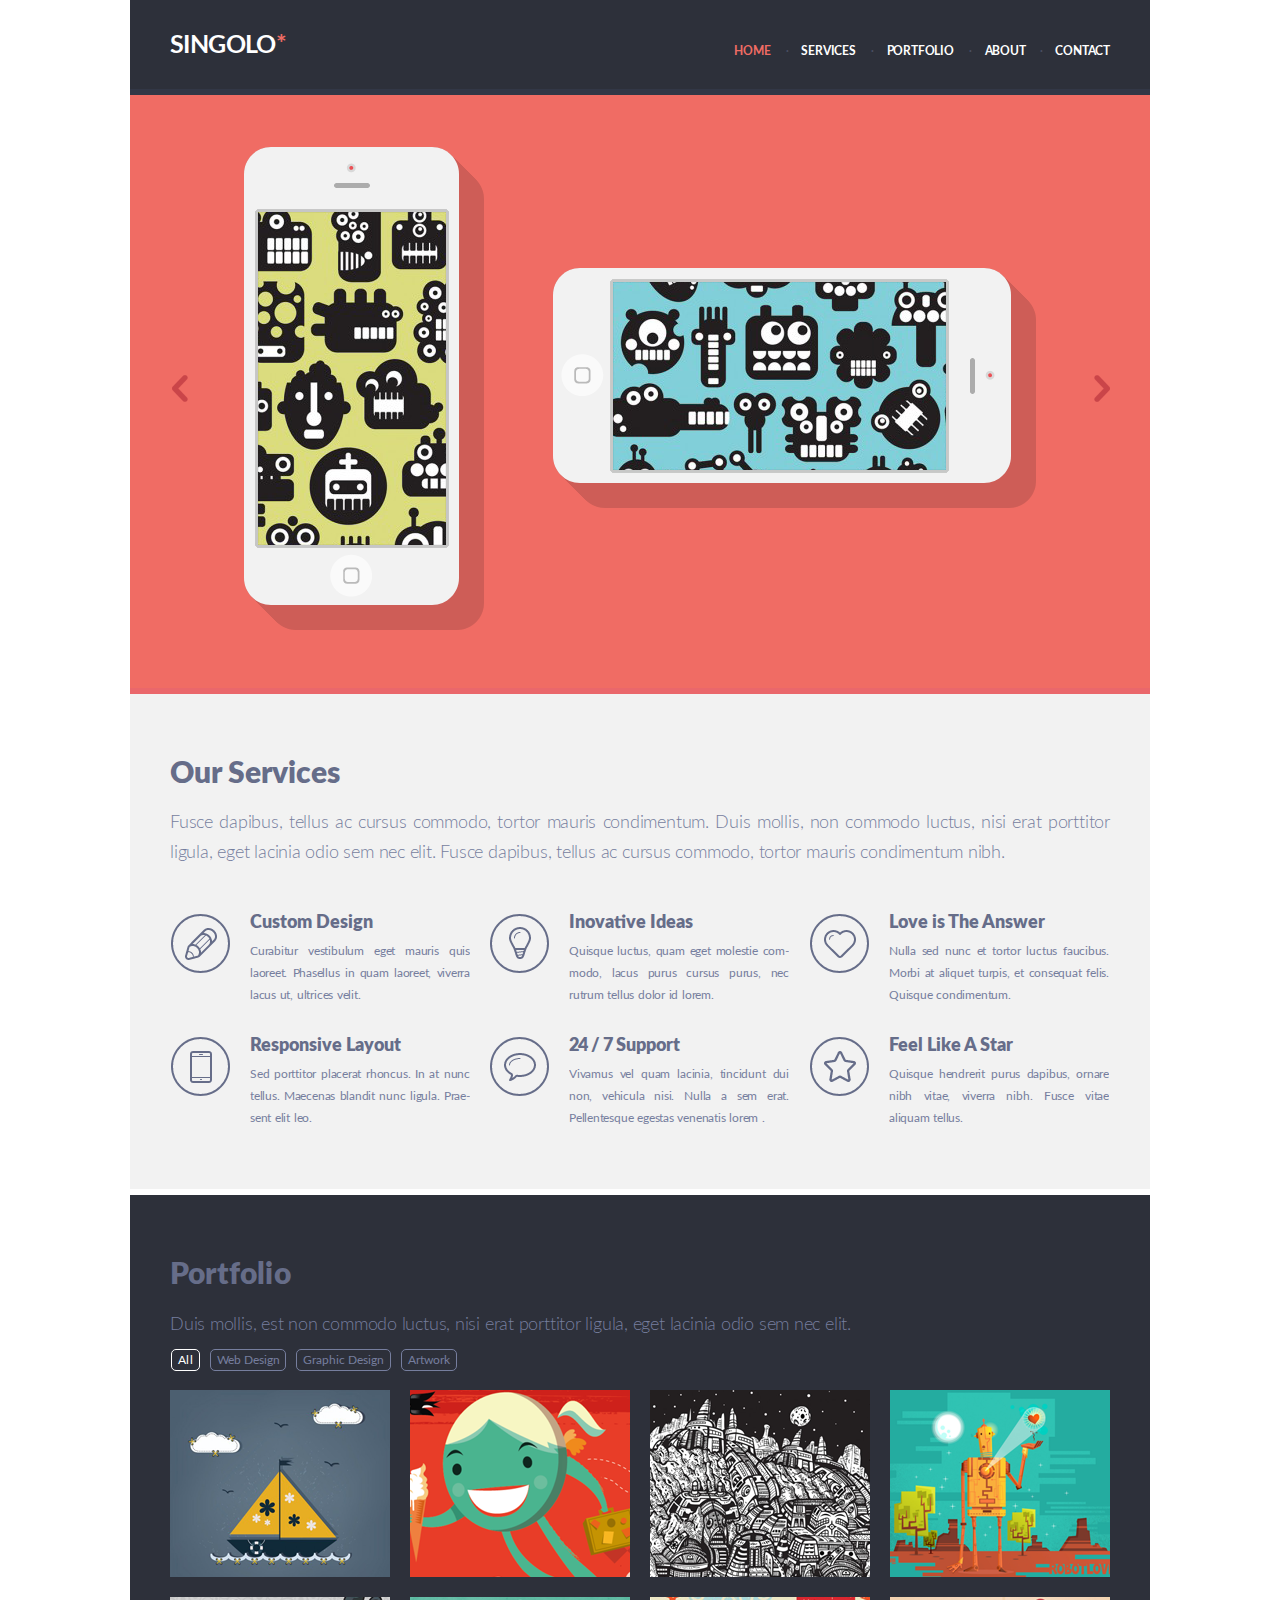
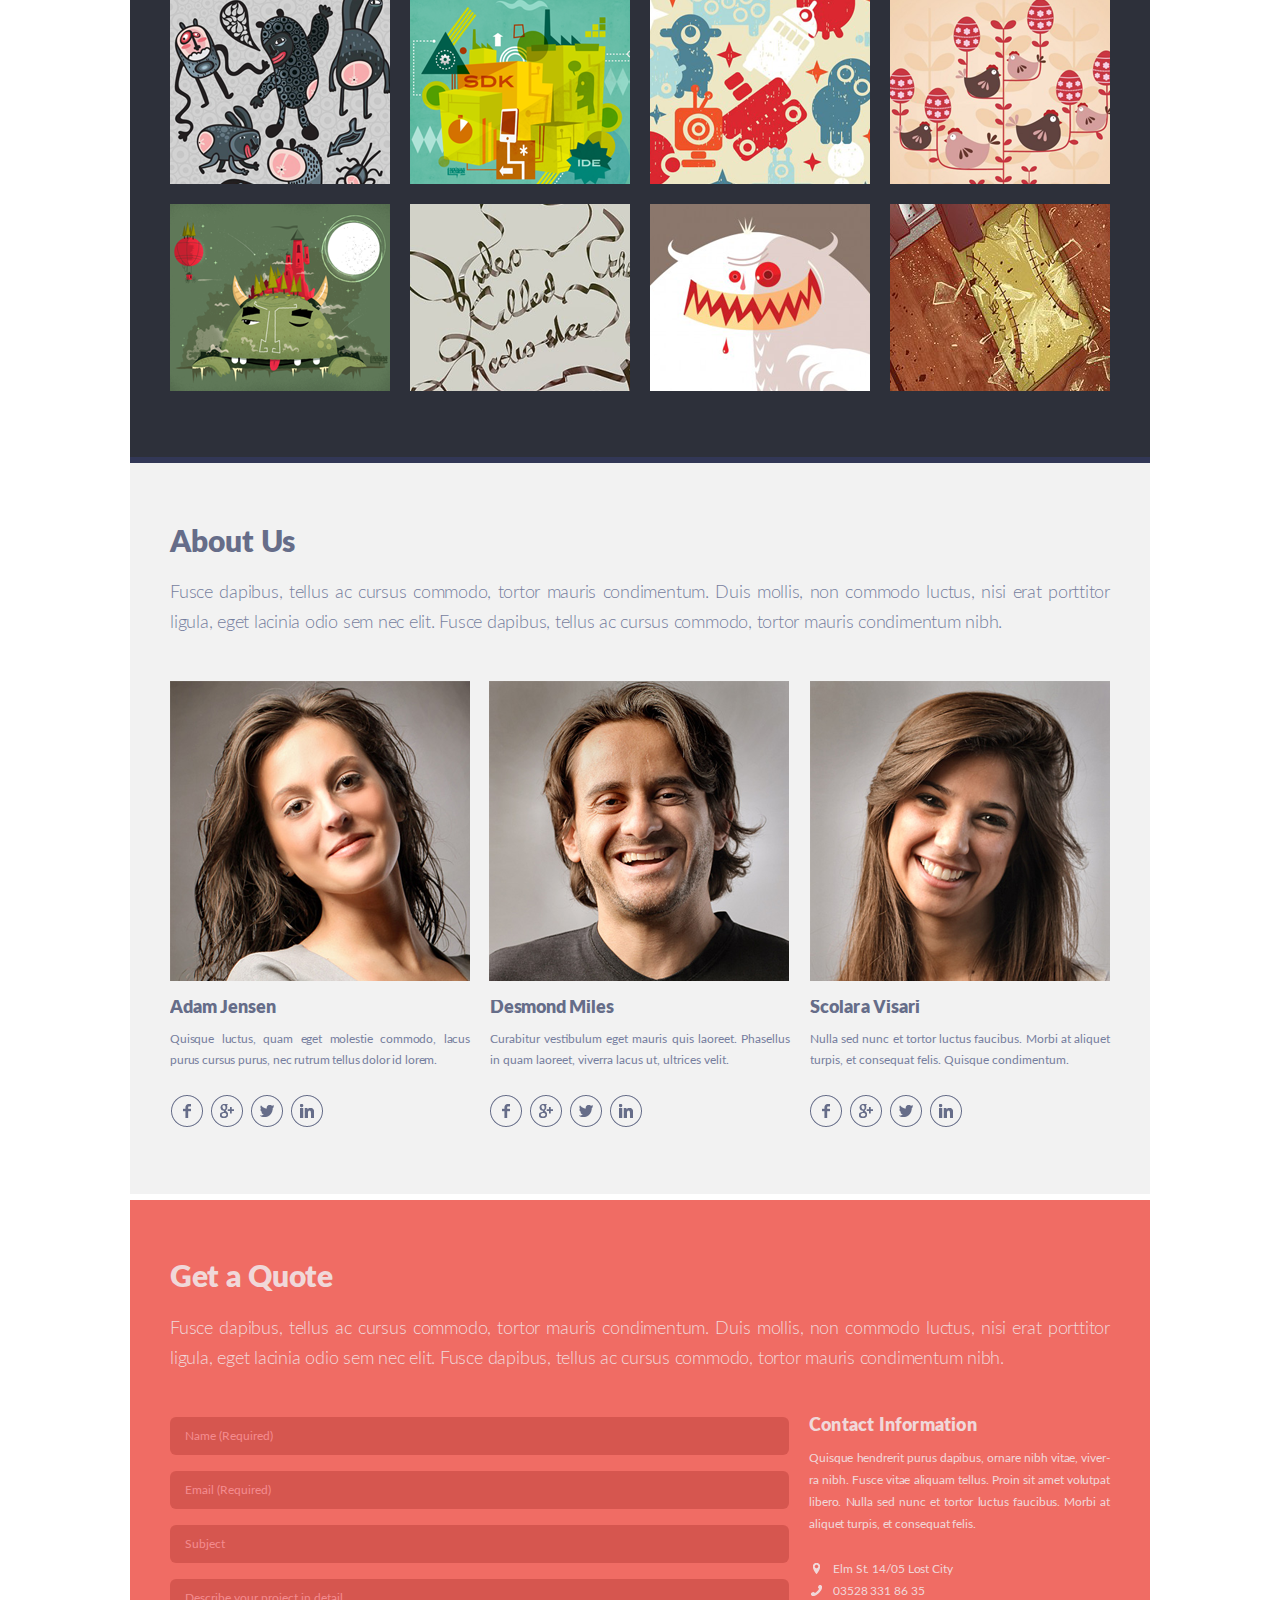
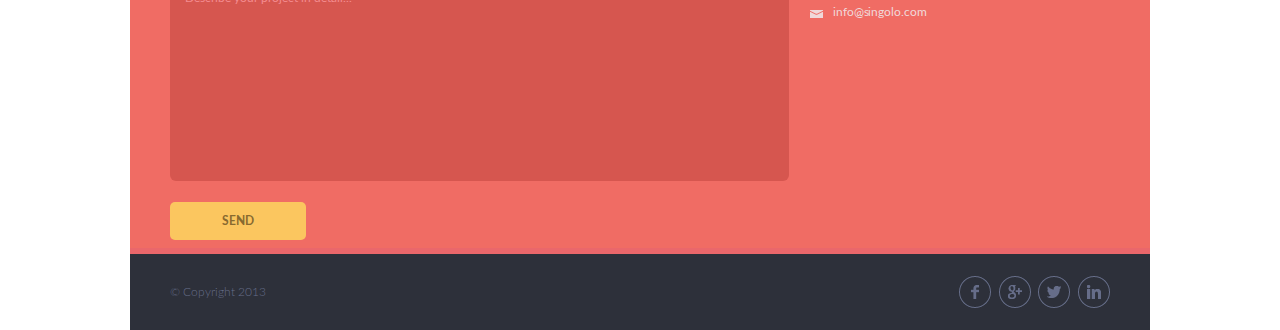
<file: index.html>
<!DOCTYPE html>
<html lang="en">

<head>
    <meta charset="UTF-8">
    <meta name="viewport" content="width=device-width, initial-scale=1.0">
    <meta http-equiv="X-UA-Compatible" content="ie=edge">
    <link rel="stylesheet" href="style.css">
    <link rel="stylesheet" href="assets/fonts/fonts.css">
    <title>Singolo</title>
</head>

<body>
    <header class="header">
        <div class="header__content">

            <button class="mobile-menu__button  button">
                <span class="mobile-menu__line"></span>
                <span class="mobile-menu__line"></span>
                <span class="mobile-menu__line"></span>
            </button>
            <div class="mobile-menu">
                <ul class="mobile-menu__list">
                    <li class="mobile-menu__item"><a href="#home"
                            class="mobile-menu__link mobile-menu__link--active">Home</a></li>
                    <li class="mobile-menu__item"><a href="#services" class="mobile-menu__link">Services</a></li>
                    <li class="mobile-menu__item"><a href="#portfolio" class="mobile-menu__link">Portfolio</a></li>
                    <li class="mobile-menu__item"><a href="#about-us" class="mobile-menu__link">About</a></li>
                    <li class="mobile-menu__item"><a href="#contacts" class="mobile-menu__link">Contact</a></li>
                </ul>
            </div>
            <div class="logo">
                <a href="#home" class="logo__link">
                    <h1 class="logo__name">Singolo</h1>
                </a>
            </div>
            <nav class="desktop-menu">
                <ul class="desktop-menu__list">
                    <li class="desktop-menu__item"><a href="#home"
                            class="desktop-menu__link desktop-menu__link--active">Home</a></li>
                    <li class="desktop-menu__item"><a href="#services" class="desktop-menu__link">Services</a></li>
                    <li class="desktop-menu__item"><a href="#portfolio" class="desktop-menu__link">Portfolio</a></li>
                    <li class="desktop-menu__item"><a href="#about-us" class="desktop-menu__link">About</a></li>
                    <li class="desktop-menu__item"><a href="#contacts" class="desktop-menu__link">Contact</a></li>
                </ul>
            </nav>

        </div>

    </header>

    <main>
        <article class="slider" id="home">
            <div class="slider__content">
                <div class="slider__arrow-left arrow">
                    <a href="#"><img src="./assets/images/arrow.png" alt="arrow-left"></a>
                </div>
                <div class="slides">
                    <div class="slide-1 slide slide--active">
                        <div class="slide__container">
                            <div class="slide__wrap">
                                <div class="phone-vertical">
                                    <img src="./assets/images/phone-vertical-base.png" class="phone-vertical__base">
                                    <img src="./assets/images/phone-vertical-screen.png" class="phone-vertical__screen">
                                    <img src="./assets/images/phone-vertical-shadow.png" class="phone-vertical__shadow">
                                </div>
                                <div class="phone-horizontal">
                                    <img src="./assets/images/phone-horizontal-base.png" class="phone-horizontal__base">
                                    <img src="./assets/images/phone-horizontal-screen.png"
                                        class="phone-horizontal__screen">
                                    <img src="./assets/images/phone-horizontal-shadow.png"
                                        class="phone-horizontal__shadow">
                                </div>
                            </div>
                        </div>
                    </div>
                    <div class="slide-2 slide slide--active">
                        <div class="slide__container slide__container--content-center">
                            <img src="./assets/images/phone-slide-2.png" class="slide-2__phone">
                        </div>
                    </div>
                </div>
                <div class="slider__arrow-right arrow">
                    <a href="#"><img src="./assets/images/arrow.png" alt="phone"></a>
                </div>


            </div>

        </article>
        <section class="services" id="services">
            <h1 class="services__caption">Our Services</h1>
            <p class="services__description">Fusce dapibus, tellus ac cursus commodo, tortor mauris condimentum. Duis
                mollis, non commodo luctus, nisi erat porttitor ligula, eget lacinia odio sem nec elit. Fusce dapibus,
                tellus ac cursus commodo, tortor mauris condimentum nibh.</p>
            <div class="cards">
                <div class="card">
                    <div class="card__logo logo-pen"></div>
                    <div class="card__text">
                        <h2 class="card__caption">Custom Design</h2>
                        <p class="card__description">Curabitur vestibulum eget mauris quis laoreet. Phasellus in quam
                            laoreet, viverra lacus ut, ultrices velit.</p>
                    </div>
                </div>

                <div class="card">
                    <div class="card__logo logo-lamp"></div>
                    <div class="card__text">
                        <h2 class="card__caption">Inovative Ideas</h2>
                        <p class="card__description">Quisque luctus, quam eget molestie com&shy;modo, lacus purus cursus
                            purus, nec rutrum tellus dolor id lorem.</p>
                    </div>
                </div>

                <div class="card">
                    <div class="card__logo logo-heart"></div>
                    <div class="card__text">
                        <h2 class="card__caption">Love is The Answer</h2>
                        <p class="card__description">Nulla sed nunc et tortor luctus faucibus. Morbi at aliquet turpis,
                            et consequat felis. Quisque condimentum.</p>
                    </div>
                </div>

                <div class="card">
                    <div class="card__logo logo-phone"></div>
                    <div class="card__text">
                        <h2 class="card__caption">Responsive Layout</h2>
                        <p class="card__description">Sed porttitor placerat rhoncus. In at nunc tellus. Maecenas blandit
                            nunc ligula. Prae&shy;sent elit leo.</p>
                    </div>
                </div>

                <div class="card">
                    <div class="card__logo logo-dialog"></div>
                    <div class="card__text">
                        <h2 class="card__caption"><span class="hours">24 / 7</span> Support</h2>
                        <p class="card__description">Vivamus vel quam lacinia, tincidunt dui non, vehicula nisi. Nulla a
                            sem erat. Pellen&shy;tesque egestas venenatis lorem .</p>
                    </div>
                </div>

                <div class="card">
                    <div class="card__logo logo-star"></div>
                    <div class="card__text">
                        <h2 class="card__caption">Feel Like A Star</h2>
                        <p class="card__description">Quisque hendrerit purus dapibus, ornare nibh vitae, viverra nibh.
                            Fusce vitae aliquam tellus.</p>
                    </div>
                </div>

            </div>

        </section>


        <!-- 2nd part -->
        <section class="portfolio" id="portfolio">
            <div class="portfolio__content">
                <h1 class="portfolio__caption">Portfolio</h1>
                <p class="portfolio__description">Duis mollis, est non commodo luctus, nisi erat porttitor ligula, eget
                    lacinia odio sem nec elit.</p>

                <ul class="filter">
                    <li class="filter__item filter__item--active">All</li>
                    <li class="filter__item ">Web Design</li>
                    <li class="filter__item">Graphic Design</li>
                    <li class="filter__item">Artwork</li>
                </ul>

                <div class="gallery">
                </div>
            </div>
        </section>
        <section class="about-us" id="about-us">
            <div class="about-us__content">
                <h1 class="about-us__caption">About Us</h1>
                <p class="about-us__description">Fusce dapibus, tellus ac cursus commodo, tortor mauris condimentum.
                    Duis
                    mollis, non commodo luctus, nisi erat porttitor ligula, eget lacinia odio sem nec elit. Fusce
                    dapibus,
                    tellus ac cursus commodo, tortor mauris condimentum nibh.</p>
                <div class="employees">
                    <div class="employee-card">
                        <div class="employee-card__photo">
                            <img src="assets/images/about-us/employee-1.png" alt="employee-1">
                        </div>
                        <p class="employee-card__name">Adam Jensen</p>
                        <p class="employee-card__about">Quisque luctus, quam eget molestie commodo, lacus purus cursus
                            purus, nec rutrum tellus dolor id lorem.</p>
                        <div class="social-links">
                            <a href="#"><img src="assets/images/socials/Facebook.png" alt="facebook"
                                    class="social-links__facebook"></a>
                            <a href="#"><img src="assets/images/socials/Google.png" alt="google"
                                    class="social-links__google"></a>
                            <a href="#"> <img src="assets/images/socials/Twitter.png" alt="twitter"
                                    class="social-links__twitter"></a>
                            <a href="#"> <img src="assets/images/socials/LinkedIn.png" alt="linkedin"
                                    class="social-links__linkedin"></a>
                        </div>
                    </div>

                    <div class="employee-card">
                        <div class="employee-card__photo">
                            <img src="assets/images/about-us/employee-2.png" alt="employee-2">
                        </div>
                        <p class="employee-card__name">Desmond Miles</p>
                        <p class="employee-card__about">Curabitur vestibulum eget mauris quis laoreet. Phasellus in quam
                            laoreet, viverra lacus ut, ultrices velit.</p>
                        <div class="social-links">
                            <a href="#"><img src="assets/images/socials/Facebook.png" alt="facebook"
                                    class="social-links__facebook"></a>
                            <a href="#"><img src="assets/images/socials/Google.png" alt="google"
                                    class="social-links__google"></a>
                            <a href="#"> <img src="assets/images/socials/Twitter.png" alt="twitter"
                                    class="social-links__twitter"></a>
                            <a href="#"> <img src="assets/images/socials/LinkedIn.png" alt="linkedin"
                                    class="social-links__linkedin"></a>
                        </div>
                    </div>

                    <div class="employee-card">
                        <div class="employee-card__photo">
                            <img src="assets/images/about-us/employee-3.png" alt="employee-3">
                        </div>
                        <p class="employee-card__name">Scolara Visari</p>
                        <p class="employee-card__about">Nulla sed nunc et tortor luctus faucibus. Morbi at aliquet
                            turpis,
                            et consequat felis. Quisque condimentum.</p>
                        <div class="social-links">
                            <a href="#"><img src="assets/images/socials/Facebook.png" alt="facebook"
                                    class="social-links__facebook"></a>
                            <a href="#"><img src="assets/images/socials/Google.png" alt="google"
                                    class="social-links__google"></a>
                            <a href="#"> <img src="assets/images/socials/Twitter.png" alt="twitter"
                                    class="social-links__twitter"></a>
                            <a href="#"> <img src="assets/images/socials/LinkedIn.png" alt="linkedin"
                                    class="social-links__linkedin"></a>
                        </div>
                    </div>
                </div>
            </div>
        </section>

        <!-- 3td part -->
        <section class="contacts" id="contacts">
            <div class="contacts__content">
                <h1 class="contacts__caption">Get a Quote</h1>
                <p class="contacts__description">Fusce dapibus, tellus ac cursus commodo, tortor mauris condimentum.
                    Duis
                    mollis,
                    non commodo luctus, nisi erat porttitor ligula, eget lacinia odio sem nec elit. Fusce dapibus,
                    tellus ac
                    cursus commodo, tortor mauris condimentum nibh.</p>
                <div class="contacts__info">
                    <form class="contact-form" method="POST" action="#">
                        <input type="text" class="contact-form__name" placeholder="Name (Required)" name="name"
                            pattern="[A-Za-zА-Яа-яЁё]{3,}\s?([A-Za-zА-Яа-яЁё]{3,})?" required>
                        <input type="email" class="contact-form__email" placeholder="Email (Required)" name="email"
                            pattern="^[a-z0-9]{3,16}@[a-z]{3,6}\.[a-z]{2,4}$" required>
                        <input type="text" class="contact-form__subject" placeholder="Subject" name="Subject">
                        <textarea class="contact-form__details"
                            placeholder="Describe your project in detail..."></textarea>
                        <button class="contact-form__submit" type="submit">SEND</button>
                    </form>
                    <div class="contact-information">
                        <h3 class="contact-information__caption">Contact Information</h3>
                        <p class="contact-information__description">Quisque hendrerit purus dapibus, ornare nibh vitae,
                            viver&shy; ra nibh. Fusce vitae aliquam tellus. Proin sit amet volutpat libero. Nulla sed
                            nunc
                            et
                            tortor luctus faucibus. Morbi at aliquet turpis, et consequat felis.
                        </p>

                        <a class="contact-infrormation__adress">Elm St. 14/05 Lost City </a>
                        <a href="tel:035283318635" class="contact-information__phone">03528 331 86 35</a>
                        <a href="mailto:info@singolo.com" class="contact-information__email">info@singolo.com</a>
                    </div>
                </div>
            </div>
        </section>
    </main>
    <footer class="footer">
        <div class="footer__content">
            <p class="footer__copyrights">&copy; Copyright 2013</p>
            <div class="social-links">
                <a href="#"><img src="assets/images/socials/Facebook.png" alt="facebook"
                        class="social-links__facebook"></a>
                <a href="#"><img src="assets/images/socials/Google.png" alt="google" class="social-links__google"></a>
                <a href="#"> <img src="assets/images/socials/Twitter.png" alt="twitter"
                        class="social-links__twitter"></a>
                <a href="#"> <img src="assets/images/socials/LinkedIn.png" alt="linkedin"
                        class="social-links__linkedin"></a>
            </div>
        </div>
    </footer>
    <div class="popup display-none">
        <div class="popup__content">
            <div class="popup__text-content">
                <h3 class="popup__caption">The letter was sent</h3>
                <p class="popup__subject-title"></p>
                <p class="popup__subject"></p>
                <p class="popup__details-title"></p>
                <p class="popup__details"></p>
            </div>
            <button class="popup__submit">Ok</button>
        </div>
    </div>
    <div class="blur-body display-none"></div>

    <script src="script.js"></script>
</body>

</html>
</file>
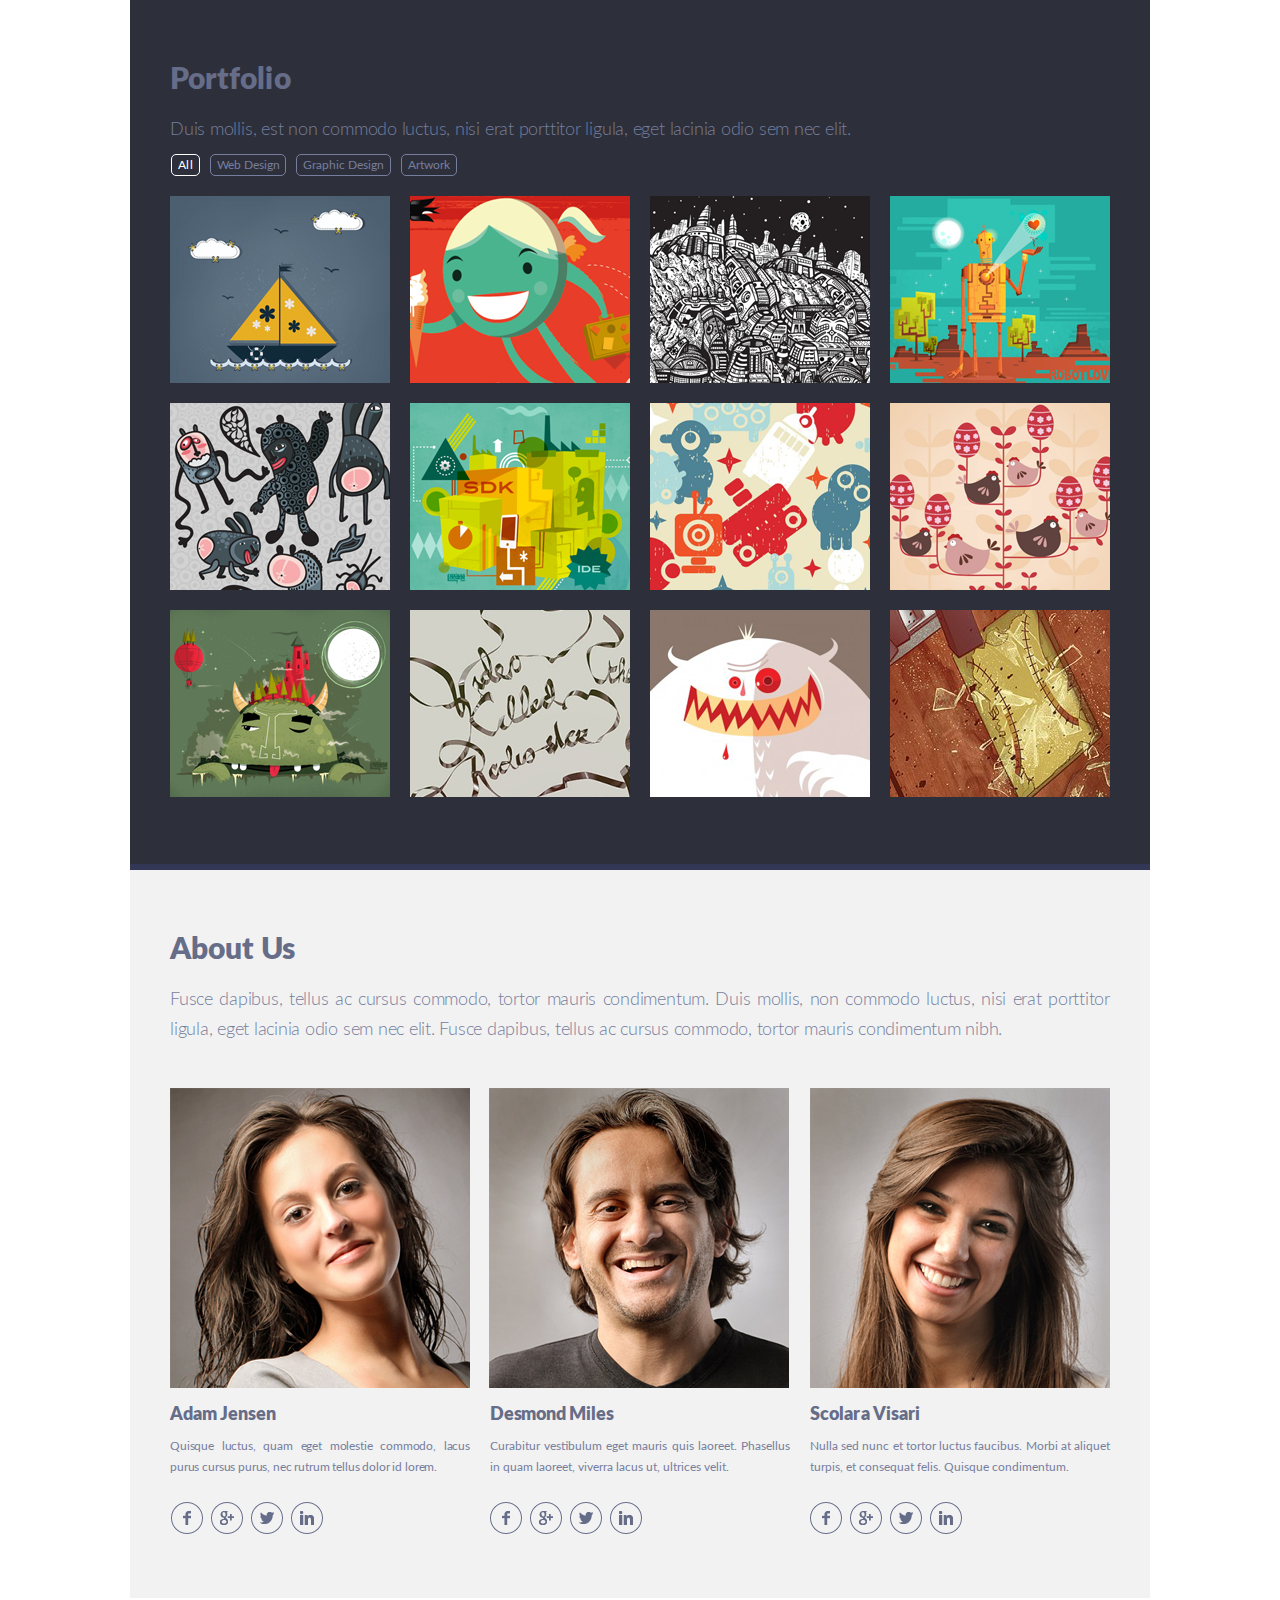
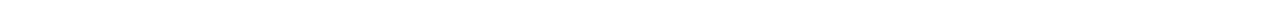
<file: singolo2.html>
<!DOCTYPE html>
<html lang="en">

<head>
    <meta charset="UTF-8">
    <meta name="viewport" content="width=device-width, initial-scale=1.0">
    <meta http-equiv="X-UA-Compatible" content="ie=edge">
    <link rel="stylesheet" href="singolo2.css">
    <link rel="stylesheet" href="assets/fonts/fonts.css">
    <title>Singolo</title>
</head>

<body>
    <main>
        <section class="portfolio">
            <h1 class="portfolio__caption">Portfolio</h1>
            <p class="portfolio__description">Duis mollis, est non commodo luctus, nisi erat porttitor ligula, eget
                lacinia odio sem nec elit.</p>

            <ul class="filter">
                <li class="filter-item">All</li>
                <li class="filter-item">Web Design</li>
                <li class="filter-item">Graphic Design</li>
                <li class="filter-item">Artwork</li>
            </ul>

            <div class="gallery">
                <img src="assets/images/portfolio/img-1.png" class="gallery__img">
                <img src="assets/images/portfolio/img-2.png" class="gallery__img">
                <img src="assets/images/portfolio/img-3.png" class="gallery__img">
                <img src="assets/images/portfolio/img-4.png" class="gallery__img">
                <img src="assets/images/portfolio/img-5.png" class="gallery__img">
                <img src="assets/images/portfolio/img-6.png" class="gallery__img">
                <img src="assets/images/portfolio/img-7.png" class="gallery__img">
                <img src="assets/images/portfolio/img-8.png" class="gallery__img">
                <img src="assets/images/portfolio/img-9.png" class="gallery__img">
                <img src="assets/images/portfolio/img-10.png" class="gallery__img">
                <img src="assets/images/portfolio/img-11.png" class="gallery__img">
                <img src="assets/images/portfolio/img-12.png" class="gallery__img">
            </div>
        </section>
        <section class="about-us">
            <h1 class="about-us__caption">About Us</h1>
            <p class="about-us__description">Fusce dapibus, tellus ac cursus commodo, tortor mauris condimentum. Duis
                mollis, non commodo luctus, nisi erat porttitor ligula, eget lacinia odio sem nec elit. Fusce dapibus,
                tellus ac cursus commodo, tortor mauris condimentum nibh.</p>
            <div class="employees">
                <div class="employee-card">
                    <div class="employee-card__photo">
                        <img src="assets/images/about-us/employee-1.png">
                    </div>
                    <p class="employee-card__name">Adam Jensen</p>
                    <p class="employee-card__about">Quisque luctus, quam eget molestie commodo, lacus purus cursus
                        purus, nec rutrum tellus dolor id lorem.</p>
                    <div class="social-links">
                        <a href="#"><img src="assets/images/socials/Facebook.png" class="social-links__facebook"></a>
                        <a href="#"><img src="assets/images/socials/Google.png" class="social-links__google"></a>
                        <a href="#"> <img src="assets/images/socials/Twitter.png" class="social-links__twitter"></a>
                        <a href="#"> <img src="assets/images/socials/LinkedIn.png" class="social-links__linkedin"></a>
                    </div>
                </div>

                <div class="employee-card">
                    <div class="employee-card__photo">
                        <img src="assets/images/about-us/employee-2.png">
                    </div>
                    <p class="employee-card__name">Desmond Miles</p>
                    <p class="employee-card__about">Curabitur vestibulum eget mauris quis laoreet. Phasellus in quam
                        laoreet, viverra lacus ut, ultrices velit.</p>
                    <div class="social-links">
                        <a href="#"><img src="assets/images/socials/Facebook.png" class="social-links__facebook"></a>
                        <a href="#"><img src="assets/images/socials/Google.png" class="social-links__google"></a>
                        <a href="#"> <img src="assets/images/socials/Twitter.png" class="social-links__twitter"></a>
                        <a href="#"> <img src="assets/images/socials/LinkedIn.png" class="social-links__linkedin"></a>
                    </div>
                </div>

                <div class="employee-card">
                    <div class="employee-card__photo">
                        <img src="assets/images/about-us/employee-3.png">
                    </div>
                    <p class="employee-card__name">Scolara Visari</p>
                    <p class="employee-card__about">Nulla sed nunc et tortor luctus faucibus. Morbi at aliquet turpis,
                        et consequat felis. Quisque condimentum.</p>
                    <div class="social-links">
                        <a href="#"><img src="assets/images/socials/Facebook.png" class="social-links__facebook"></a>
                        <a href="#"><img src="assets/images/socials/Google.png" class="social-links__google"></a>
                        <a href="#"> <img src="assets/images/socials/Twitter.png" class="social-links__twitter"></a>
                        <a href="#"> <img src="assets/images/socials/LinkedIn.png" class="social-links__linkedin"></a>
                    </div>
                </div>
            </div>
        </section>
    </main>
</body>

</html>
</file>
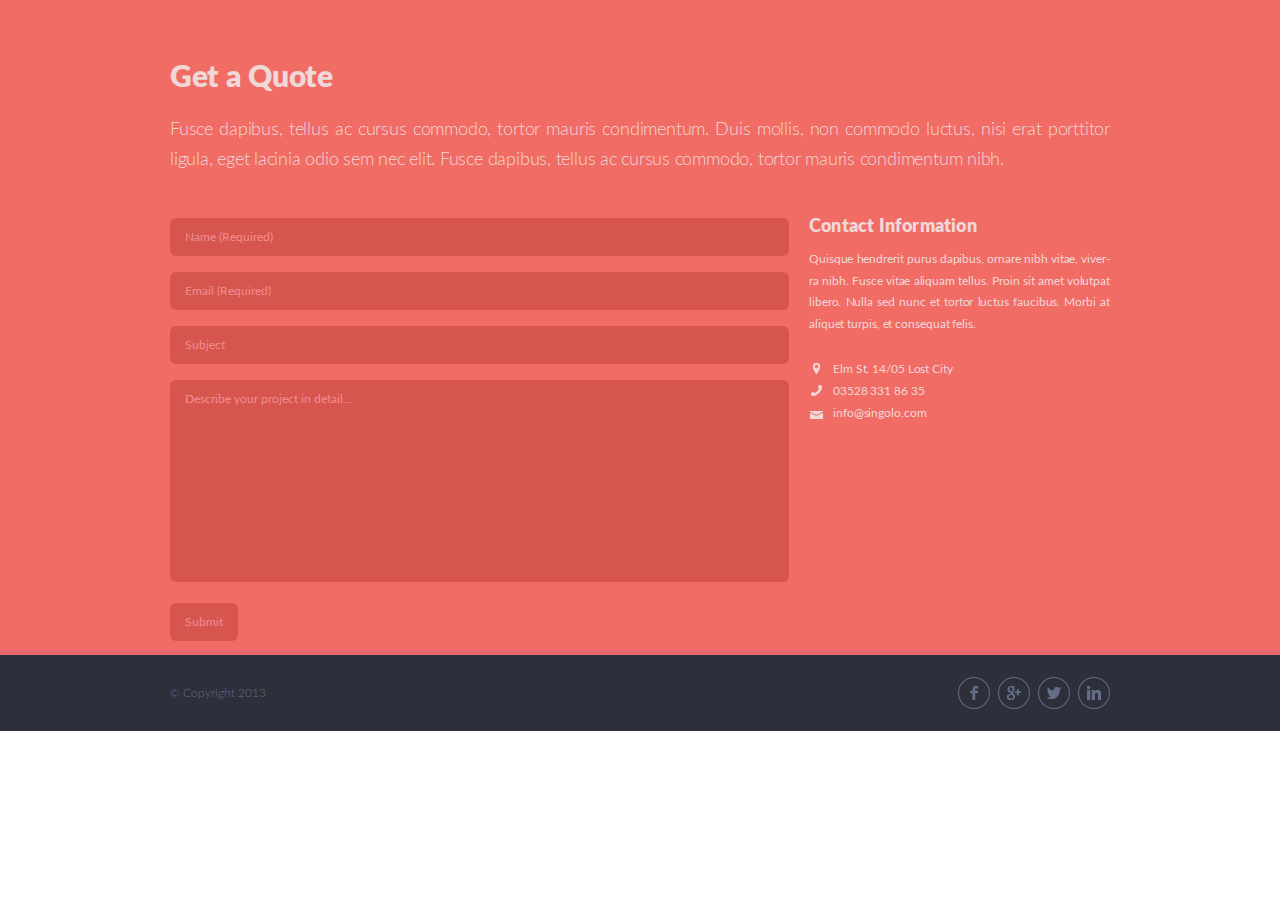
<file: singolo3.html>
<!DOCTYPE html>
<html lang="en">

<head>
    <meta charset="UTF-8">
    <meta name="viewport" content="width=device-width, initial-scale=1.0">
    <link rel="stylesheet" href="singolo3.css">
    <link rel="stylesheet" href="assets/fonts/fonts.css">
    <title>Singolo3</title>
</head>

<body>
    <section class="contacts">
        <div class="contacts__content">
            <h1 class="contacts__caption">Get a Quote</h1>
            <p class="contacts__description">Fusce dapibus, tellus ac cursus commodo, tortor mauris condimentum. Duis
                mollis,
                non commodo luctus, nisi erat porttitor ligula, eget lacinia odio sem nec elit. Fusce dapibus, tellus ac
                cursus commodo, tortor mauris condimentum nibh.</p>
            <div class="contacts__info">
                <form class="contact-form" method="POST" action="#">
                    <input type="text" class="contact-form__name" placeholder="Name (Required)" name="name"
                        pattern="[A-Za-zА-Яа-яЁё]{3,}\s?([A-Za-zА-Яа-яЁё]{3,})?" required>
                    <input type="email" class="contact-form__email" placeholder="Email (Required)" name="email"
                        pattern="^[a-z0-9]{3,16}@[a-z]{3,6}\.[a-z]{2,4}$" required>
                    <input type="text" class="contact-form__subject" placeholder="Subject" name="Subject">
                    <textarea class="contact-form__details" placeholder="Describe your project in detail..."></textarea>
                    <button class="contact-form__submit" type="submit">Submit</button>
                </form>
                <div class="contact-information">
                    <h3 class="contact-information__caption">Contact Information</h3>
                    <p class="contact-information__description">Quisque hendrerit purus dapibus, ornare nibh vitae,
                        viver&shy; ra nibh. Fusce vitae aliquam tellus. Proin sit amet volutpat libero. Nulla sed nunc
                        et
                        tortor luctus faucibus. Morbi at aliquet turpis, et consequat felis.
                    </p>

                    <a class="contact-infrormation__adress">Elm St. 14/05 Lost City </a>
                    <a href="tel:035283318635" class="contact-information__phone">03528 331 86 35</a>
                    <a href="mailto:info@singolo.com" class="contact-information__email">info@singolo.com</a>
                </div>
            </div>
        </div>
    </section>
    <footer class="footer">
        <div class="footer__content">
            <p class="footer__copyrights">&copy; Copyright 2013</p>
            <div class="social-links">
                <a href="#"><img src="assets/images/socials/Facebook.png" alt="facebook"
                        class="social-links__facebook"></a>
                <a href="#"><img src="assets/images/socials/Google.png" alt="google" class="social-links__google"></a>
                <a href="#"> <img src="assets/images/socials/Twitter.png" alt="twitter"
                        class="social-links__twitter"></a>
                <a href="#"> <img src="assets/images/socials/LinkedIn.png" alt="linkedin"
                        class="social-links__linkedin"></a>
            </div>
        </div>
    </footer>
</body>

</html>
</file>
<file: style.css>
*,
*:before,
*:after {
    box-sizing: border-box;
    margin: 0;
    padding: 0;
}

html {
    scroll-behavior: smooth;
}

body {
    font-family: Lato, sans-serif;
}

a {
    text-decoration: none;
}

.logo__link:hover {
    opacity: 0.9;
    color: #f06c64;
}

.header {
    position: fixed;
    width: 100%;

    z-index: 5;
}

.header__content {
    display: flex;
    justify-content: space-between;
    width: 1020px;
    margin: 0 auto;
    padding: 0px 40px;
    background-color: #2d303a;
    border-bottom: 6px solid #323746;
}

.logo__name {

    padding-top: 43px;
    font-family: 'Lato', sans-serif;
    font-weight: bold;
    font-size: 25px;
    line-height: 6.32px;
    text-transform: uppercase;
    letter-spacing: -0.6px;
}

.logo__link {
    color: #fff;
}

.logo__name::after {
    content: "*";
    color: #f06c64;
}

.desktop-menu__list {
    display: flex;
    align-items: center;
    list-style: none;
    position: relative;
}

.desktop-menu__item {
    letter-spacing: -0.20px;
    padding-top: 44px;
    padding-left: 28px;
    padding-bottom: 31px;
    font-weight: bold;
    text-transform: uppercase;
    text-decoration: none;
    font-size: 12px;
}

.desktop-menu__link {
    color: #fff;
}

.desktop-menu__link--active {
    color: #f06c64;
}

.desktop-menu__link:hover {
    color: #f06c64;
}

.desktop-menu__item:not(:last-child)::after {
    content: ".";
    position: relative;
    bottom: 3px;
    left: 15px;
    color: #fff;
    font-weight: 700;
    color: #494e62;
}

.slider {
    padding-top: 94px;
}

.slider__content {
    margin: 0 auto;
    width: 1020px;
    height: 600px;
    position: relative;

}

.slider__arrow-left,
.slider__arrow-right {
    position: absolute;
    z-index: 4;
    top: calc(50% - 19px);
}

.slider__arrow-left {
    left: 42px;
}

.slider__arrow-right {
    right: 40px;
}

.slides {
    width: 100%;
    height: 100%;
    overflow: hidden;
    position: relative;

}

.slide {
    width: inherit;
    height: inherit;
    animation: 1s ease-in-out;
    display: none;
    position: relative;
}

.slide-1 {
    background-color: #f06c64;
    border-bottom: 6px solid #ea676b;
}

.slide-2 {
    background-color: #648BF0;
    border-bottom: 6px solid rgb(118, 151, 235);
}

.slide--active,
.slide--next {
    display: block;
}

.slide--next {
    position: absolute;
    top: 0;
}

.to-left {
    animation-name: left;
}

.from-right {
    animation-name: right;
}

.to-right {
    animation-name: right;
    animation-direction: reverse;
}

.from-left {
    animation-name: left;
    animation-direction: reverse;
}

@keyframes left {
    from {
        left: 0;
    }

    to {
        left: -100%;
    }
}

@keyframes right {
    from {
        left: 100%;
    }

    to {
        left: 0;
    }
}

.slide__container {
    display: flex;
    justify-content: center;
    align-items: center;
    transition: 3s;
    height: 100%;
}

.slide__wrap {
    display: flex;
    align-items: center;
    justify-content: space-between;
    width: calc(796/1024 * 100%);
    height: 489px;
}

.slide__container--content-center {
    justify-content: center;
}



.slide-2__phone {
    width: 517px;
    height: 513px;

}

.slider__arrow-left img:hover,
.slider__arrow-right img:hover {
    opacity: 0.7;

}

.slider__arrow-right img {
    transform: rotate(180deg);
}


.phone-vertical {
    margin-top: -5px;
    width: 240px;
    height: 483px;
    position: relative;
}

.phone-vertical__base {
    position: absolute;
    top: 0;
    left: 0;
    z-index: 2;
}

.phone-vertical__screen {
    position: absolute;
    top: 65px;
    left: 14px;
    z-index: 2;
}

.phone-vertical__shadow {
    position: absolute;
    right: 0;
    bottom: 0;
    z-index: 1;
}

.phone-horizontal {
    margin-top: -6px;
    width: 483px;
    height: 240px;
    position: relative;
}

.phone-horizontal__base {
    position: absolute;
    top: 0;
    left: 0;
    z-index: 2;
}

.phone-horizontal__screen {
    position: absolute;
    left: 60px;
    top: 14px;
    z-index: 2;
}

.phone-horizontal__shadow {
    position: absolute;
    right: 0;
    bottom: 0;
    z-index: 1;
}

.phone-horizontal__base:hover,
.phone-horizontal__screen:hover,
.phone-vertical__base:hover,
.phone-vertical__screen:hover {
    cursor: pointer;
}

.services {
    background-color: #f2f2f2;
    margin: 0 auto;
    padding: 62px 40px 0 40px;
    width: 1020px;
    border-bottom: 6px solid #fff;
    scroll-margin-top: 94px;
}

.services__caption {
    color: #666d89;
    font-size: 30px;
    font-weight: 900;
}

.services__description {
    font-weight: 300;
    padding-top: 16px;
    font-size: 18px;
    color: #767e9e;
    line-height: 30px;
    text-align: justify;
    letter-spacing: -0.012em;
}

.cards {
    margin-top: 45.5px;
    margin-bottom: 29px;
    display: flex;
    flex-wrap: wrap;
    justify-content: space-between;

}

.card {
    display: flex;
    min-width: 300px;
    margin-bottom: 31px;
    overflow: hidden;

}

.card__logo {
    min-width: 59px;
    height: 59px;
}

.card__text {
    margin-left: 20px;
}

.card__caption {

    font-size: 18px;
    text-align: left;
    line-height: 18px;
    font-weight: 900;
    color: #666d89;
    margin-bottom: 8px;
    letter-spacing: -0px;
}

.card__description {
    height: 66px;
    font-size: 12px;
    color: #767e9e;
    font-weight: 400;
    line-height: 22px;
    width: 220px;
    letter-spacing: -0.217px;
    word-spacing: 1px;
    text-align: justify;
    overflow: hidden;
}

.logo-pen {

    margin-left: 1px;
    background: url("./assets/images/pen-icon.png")
}

.logo-heart {

    background: url("./assets/images/heart-icon.png")
}

.logo-lamp {


    background: url("./assets/images/lamp-icon.png")
}

.logo-phone {

    margin-left: 1px;
    background: url("./assets/images/phone-icon.png")
}

.logo-dialog {

    background: url("./assets/images/dialog-icon.png")
}

.logo-star {

    background: url("./assets/images/star-icon.png")
}

span.hours {

    letter-spacing: -0.6px;
}


/* 2nd part */

.portfolio {
    scroll-margin-top: 94px;
}

.portfolio__content {
    width: 1020px;
    margin: 0 auto;
    padding: 70px 40px 46px 40px;
    background-color: #2d303a;
    border-bottom: 6px solid #323756;

}

.portfolio__caption {
    color: #666d89;
    font-weight: 900;
    line-height: 21px;
    font-size: 30px;
    letter-spacing: 0.2px;

}

.portfolio__description {
    padding-top: 24px;
    font-weight: 300;
    color: #767e9e;
    line-height: 30px;
    font-size: 18px;
    letter-spacing: -0.22px;

}

.filter {
    margin-left: 1px;
    margin-top: 9px;
    display: flex;
    list-style: none;
    justify-content: flex-start;

}

.filter__item {
    user-select: none;
    line-height: 20px;
    border: 1px solid #767e9e;
    border-radius: 5px;
    margin-right: 10px;
    text-align: center;
    padding: 0 5.8px;
    font-weight: 400;
    font-size: 12px;
    color: #767e9e;
}

.filter__item:first-child {
    letter-spacing: 0.38px;
}

.filter__item:last-child {
    margin-right: 0;
}

.filter__item--active {
    border-color: #fff;
    color: #fff;
}

.filter__item:hover {
    cursor: pointer;
    transition: 0.1s;
    border-color: #fff;
    color: #fff;
}


.gallery {
    display: flex;
    justify-content: space-between;
    flex-wrap: wrap;
    margin-top: 19px;
    overflow: hidden;

}

.gallery__img {
    width: calc((100% - 60px) / 4);
    max-height: 187px;
    margin-bottom: 20px;

}

.gallery__img:nth-child(n+13) {
    display: none;

}

.gallery__img--active {
    border: 5px solid #F06C64;
}

.gallery__img:hover {
    cursor: pointer;
}

.about-us {
    scroll-margin-top: 93px;
}

.about-us__content {
    background-color: #f2f2f2;
    border-bottom: 6px solid #ffffff;
    width: 1020px;
    margin: 0 auto;
    padding: 72px 40px 62px 40px;
}

.about-us__caption {
    color: #666d89;
    font-weight: 900;
    font-size: 30px;
    line-height: 17.86px;

}

.about-us__description {
    margin-top: 26px;
    color: #767e9e;
    font-size: 18px;
    font-weight: 300;
    line-height: 30px;
    letter-spacing: -0.24px;
    text-align: justify;

}

.employees {
    margin-top: 43px;
    display: flex;
    justify-content: space-between;
    flex-wrap: wrap;
}

.employee-card {

    width: calc((100% - 40px)/3)
}

.employee-card__photo img {
    width: 100%;
}

.employee-card:nth-child(1) .employee-card__about {
    /* Костыль */
    letter-spacing: -0.149px;
}

.employee-card:nth-child(2) .employee-card__photo img {
    /* Костыль */
    margin-left: -1px;
}

.employee-card:nth-child(2) .employee-card__name {
    /* Костыль */
    letter-spacing: -0.2px;
}

.employee-card:nth-child(3) .employee-card__name {
    /* Костыль */
    letter-spacing: 0.1px;
}

.employee-card__name {
    margin-top: 14px;
    color: #666d89;
    font-weight: 900;
    font-size: 18px;
    line-height: 17.86px;
    text-overflow: ellipsis;
    overflow: hidden;
    white-space: nowrap;
}

.employee-card__about {
    margin-top: 11px;
    color: #767e9e;
    font-size: 12px;
    font-weight: 400;
    line-height: 20.7px;
    text-align: justify;

}

.employee-card:nth-child(1) .social-links {
    /* Костыль */
    margin-left: 1px;
}

.employee-card .social-links {
    margin-top: 24px;
}

.employee-card .social-links img {
    margin-right: 4px;
}

.social-links img:hover {
    opacity: 0.5;
}

/* 3td part */

::placeholder {
    color: #f48c8f;
}

.contacts__content {
    width: 1020px;
    margin: 0 auto;
    padding: 0 40px 8px 40px;
    border-bottom: 6px solid #ea676b;
    background-color: #f06c64;

}

.contacts__caption {
    padding-top: 70px;
    color: #f0d8d9;
    font-weight: 900;
    font-size: 30px;
    line-height: 17.86px;
    letter-spacing: -0.28px;
}

.contacts__description {
    margin-top: 27px;
    color: #f0d8d9;
    font-size: 18px;
    line-height: 30px;
    font-weight: 300;
    text-align: justify;
    word-spacing: -0.16px;
    letter-spacing: -0.20px;
}

.contacts__info {
    margin-top: 43px;
    display: flex;
    justify-content: space-between;
}

.contact-form {
    width: 619px;
}

.contact-form__name,
.contact-form__email,
.contact-form__subject,
.contact-form__details {
    width: 100%;
    margin-bottom: 16px;
    color: #fff;
}

.contact-form__details {
    height: 202px;
    resize: none;
}

.contact-form__name,
.contact-form__email,
.contact-form__subject,
.contact-form__details
 {
    padding: 12px 15px;
    font: inherit;
    font-size: 12px;
    font-weight: normal;
    background-color: #d6564f;
    border: none;
    border-radius: 6px;
}
.contact-form__submit {
    padding: 12px 52px;
    font: inherit;
    font-size: 12px;
    font-weight: bold;
    background: #FBC65F;
    color: #886A30;
    border: none;
    text-transform: uppercase;
    border-radius: 5px;
    cursor: pointer;
}

.contact-form__name:required:valid,
.contact-form__email:required:valid {

    background-color: rgb(157, 224, 157);

}

.contact-form__name:not(:placeholder-shown):invalid,
.contact-form__email:not(:placeholder-shown):invalid {
    background-color: rgb(142, 76, 185);
}



.contact-form__submit:hover {

    background-color: rgb(224, 153, 11);
}

.contact-information__caption {
    margin-top: 1px;
    font-size: 18px;
    font-weight: 900;
    line-height: 17.86px;
    color: #f0d8d9;
    letter-spacing: 0.2px;
}

.contact-information__description {
    margin-top: 12px;
    text-align: justify;
    letter-spacing: -0.09px;
    width: 301px;
    color: #f0d8d9;
    font-size: 12px;
    font-weight: 400;
    line-height: 21.86px;
}

.contact-infrormation__adress {
    margin-top: 23px;
}

.contact-infrormation__adress,
.contact-information__phone,
.contact-information__email {
    color: #f0d8d9;
    font-size: 12px;
    font-weight: 400;
    line-height: 21.86px;
    position: relative;
    padding-left: 24px;
    letter-spacing: -0.1px;

}

.contact-infrormation__adress:hover,
.contact-information__phone:hover,
.contact-information__email:hover {
    color: #666d89;
    cursor: pointer;
}

.contact-infrormation__adress::before {

    content: "";
    background-image: url("./assets/images/contact-location.png");
    width: 8px;
    height: 12px;
    background-repeat: no-repeat;
    position: absolute;
    left: 4px;
    top: 4px;
}

.contact-information__phone::before {
    content: "";
    background-image: url("./assets/images/contact-phone.png");
    width: 13px;
    height: 12px;
    background-repeat: no-repeat;
    position: absolute;
    left: 2px;
    top: 4px;
}

.contact-information__email::before {
    content: "";
    background-image: url("./assets/images/contact-mail.png");
    width: 13px;
    height: 12px;
    background-repeat: no-repeat;
    position: absolute;
    left: 1px;
    top: 8px;
}

.contact-infrormation__adress,
.contact-information__phone,
.contact-information__email {
    display: block;

}

.footer__content {
    background-color: #2d303a;
    width: 1020px;
    margin: 0 auto;
    padding: 0 40px;


    display: flex;
    justify-content: space-between;
    align-items: center;
    height: 76px;
}

.footer__copyrights {
    font-size: 12px;
    font-weight: 300;
    color: #666d89;
}

.footer .social-links {
    margin-top: 5px;
    /*Костыль*/
}

.footer .social-links a:not(:last-of-type) {
    margin-right: 3.6px;
}

.popup {
    position: fixed;
    top: 0;
    left: 0;
    width: 100%;
    height: 100%;
    display: flex;
    align-items: center;
    justify-content: center;
    background-color: rgba(175, 191, 199, 0.8);
    z-index: 6;

}

.popup__content {
    padding: 10px 10px;
    max-width: 670px;
    max-height: 600px;
    min-height: 180px;
    border-radius: 5%;
    background-color: #fff;
    position: relative;
    display: flex;
    flex-direction: column;
    justify-content: space-between;
}

.popup__caption {
   
}

.popup__subject-title {
    margin-top: 10px;
    font-size: 17px;
    color:rgb(104, 68, 68);
}
.popup__details-title {
    margin-top: 14px;
    font-size: 17px;
    color:rgb(104, 68, 68);
    
}
.popup__subject {
    margin-top: 5px;
    max-height: 50px;
    font-size: 14px;
    overflow: hidden;
    word-wrap: wrap;
    text-overflow: ellipsis;
    text-align: justify;
}


.popup__details {
    margin-top: 5px;
    max-height: 170px;
    font-size: 14px;
    overflow: hidden;
    word-wrap: wrap;
    text-overflow: ellipsis;
    text-align: justify;
}

.popup__submit {
    margin-top: 15px;
    padding: 12px 25px;
    font: inherit;
    font-size: 12px;
    font-weight: normal;
    background-color: #4fd6b9;
    border: none;
    border-radius: 6px;
    align-self: center;
}

.popup__submit:hover {
    cursor: pointer;
}

.mobile-menu {
    display:none;
    width: 278px;
    height: 100%;
    position: fixed;
    top: 0;
    left: 0;
    background: #2D303A;
    font-weight: bold;
    font-size: 24px;
    line-height: 29px;
    letter-spacing: -0.035em;
    -webkit-transform: translateX(-100%);
    transition: 0.5s ease-in-out;
}

.mobile-menu--active {
    -webkit-transform: translateX(0%);
}

.mobile-menu__button {
    display: none;
    outline: none;
}

.mobile-menu__button--rotate {
    -webkit-transform: rotate(90deg);
}

.mobile-menu__button:hover {
    cursor: pointer;
}

.mobile-menu__list {
    list-style: none;
    margin: 232px 0 0 71px;
}

.mobile-menu__item {
    text-transform: uppercase;
    margin-bottom: 27px;
}

.mobile-menu__line {
    display: block;
    width: 25px;
    height: 2px;
    background-color: #fff;
    margin-bottom: 7px;
}

.mobile-menu__line:last-child {
    margin-bottom: 0;
}

.mobile-menu__link {
    color: #fff;
}

.mobile-menu__link--active {
    color: #f06c64;
}

.blur-body {
    display:none;
    position: fixed;
    background-color: #2D303A;
    opacity: 0.6;
    width: 100%;
    height: 100%;
    z-index: 4;
    top: 0;
    left: 0;
}

@media screen and (max-width: 1019px) {
    .header__content {
        width: 100%;
    }

    .slider__content {
        width: 100%;
        height: 59.02vw;
    }

    .slider__arrow-left {
        left: 3.83%;
    }

    .slider__arrow-right {
        right: 3.497%;
    }

    .slide__wrap {
        width: 78vw;
        height: 47.352vw;
    }

    .phone-vertical {
        height: 100%;
        width: 30.2%;
        margin-top: 0;
    }

    .phone-vertical__base {
        height: 94.76697%;
        width: 90%;
    }

    .phone-vertical__screen {
        height: 69%;
        width: 80%;
        top: 13.47375%;
        left: 5%;
    }

    .phone-vertical__shadow {
        width: 100%;
        height: 100%;
    }

    .phone-horizontal {
        width: 60.9268%;
        height: 49.57%;
        margin-top: 0;
    }

    .phone-horizontal__base {
        width: 94.76697%;
        height: 90%;
    }

    .phone-horizontal__screen {
        width: 69%;
        height: 80%;
        left: 12.37375%;
        top: 5%;
    }

    .phone-horizontal__shadow {
        width: 100%;
        height: 100%;
    }

    .slide-2__phone {
        width: 50.68627%;
        height: 87.842%;
    }

    .services {
        width: 100%;
        padding: 40px 40px 0 40px;
    }

    .cards {
        padding-right: 31px;
        margin-top: 40px;
        margin-bottom: 16px;
    }

    .card {
        width: 46%;
        margin-bottom: 51px;
    }

    .card__text {
        flex-grow: 1;
    }

    .card__description {
        width: 100%;
    }

    .portfolio__content {
        width: 100%;
    }

    .portfolio__description {
        width: 94%;
    }

    .gallery {
        margin-top: 29px;
    }

    .gallery__img {
        width: calc((100% - 40px) / 3);
        max-height:254.7px;
    }

    .about-us__content {
        width: 100%;
        padding: 65px 40px 65px 42px;
    }

    .employees {
        margin-top: 37px;
    }

    .employee-card {
        width: calc((100% - 30px)/3);
    }

    .employee-card__about {

        margin-top: 0px;
    }

    .employee-card .social-links {
        margin-top: 13px;
    }

    .contacts__content {
        width: 100%;
        padding: 0 37px 25px 39px;
    }

    .contacts__caption {
        padding-top: 65px;
    }

    .contacts__info {
        margin-top: 24px;
    }

    .contact-form {
        width: calc((100% - 29px)*2/3);
    }

    .contact-information {
        width: calc((100% - 29px)/3);
    }

    .contact-information__description {
        margin-top: 5px;
    }

    .contact-infrormation__adress {
        margin-top: 15px;
    }

    .contact-form__name,
    .contact-form__email,
    .contact-form__subject,
    .contact-form__details,
    .contact-form__submit {
        margin-bottom: 12px;
    }

    .contact-form__details {
        height: 160px;
    }

    .contact-information__description {
        width: 100%;
    }

    .footer__content {
        width: 100%;
    }

}

@media screen and (max-width: 767px) {

    .header__content {
        width: 100%;
        justify-content: flex-start;
        align-items: center;
        height: 71px;
        padding: 0 20px;
    }

    .logo {
        position: relative;
        z-index: 5;
        transition: 0.5s ease-in-out;
        margin: 0 auto;
        
    }

    .logo--left {
        margin-left: 28.5px;
    }

    .logo__name {
        padding-top: 0;
        margin-top: 5px;
        font-size: 19.6875px;
    }

    .mobile-menu {
        display: block;
    }

    .mobile-menu__button {
        display: flex;
        border: none;
        position: relative;
        z-index: 5;
        background-color: transparent;
        align-items: center;
        flex-direction: column;
        justify-content: center;
        transition: 0.5s ease-in-out;
    }

    .header nav {
        display: none;
    }

    .slider__content {
        width: 100%;
    }

    .slider {
        padding-top: 71px;
    }

    .slider__arrow-left {
        left: 2.7333%;
    }

    .slider__arrow-right {
        right: 2.5706%;
    }

    .services {
        width: 100%;
        scroll-margin-top: 71px;
        padding: 25px 29px 20px 32px;
    }

    .services__description {
        width: 95%;
        padding-top: 18px;
    }

    .cards {
        margin-top: 30px;
        margin-bottom: 0px;
    }


    .card {
        min-width: 100%;
        margin-bottom: 27px;
    }

    .card:last-of-type {
        margin-bottom: 0px;
    }

    .card__text {
        flex-grow: 1;
    }

    .card__description {
        width: 100%;
    }

    .portfolio {
        scroll-margin-top: 71px;
    }

    .portfolio__content {
        width: 100%;
        padding: 53px 30px 21px 30px;
    }

    .gallery {
        margin-top: 25px;
    }

    .gallery__img {

        width: calc((100% - 13px)/2);
        max-height: 290px;
        margin-bottom: 13px;
    }

    .gallery__img:nth-child(n+9) {
        display: none;
    }

    .filter {
        margin-top: 16px;
    }

    .about-us {
        scroll-margin-top: 71px;
    }

    .about-us__content {
        width: 100%;
        padding: 44px 30px 5px 31px;
    }

    .about-us__description {
        margin-top: 25px;
        width: 95%;
    }

    .employees {
        margin-top: 25px;
    }

    .employee-card {
        width: 100%;
        margin-bottom: 28px;
    }

    .employee-card__name {
        margin-top: 16px;
    }

    .employee-card__about {
        line-height: 22px;
    }


    .contacts {
        scroll-margin-top: 71px;
    }

    .contacts__content {
        width: 100%;
        padding: 0 30px 32px 30px;
    }

    .contacts__caption {
        padding-top: 54px;
    }

    .contacts__description {
        margin-top: 27px;
        width: 95%;
    }

    .contacts__info {
        margin-top: 20px;
        flex-direction: column;
    }

    .contact-form {
        width: 100%;
        margin-bottom: 20px;
    }

    .contact-information {
        width: 100%;
    }

    .contact-information__description {
        margin-top: 8px;
    }

    .contact-infrormation__adress {
        margin-top: 12px;
    }

    .contact-form__submit {
        width: 100%;
        padding: 17px 15px;
    }

    .contact-form__name,
    .contact-form__email,
    .contact-form__subject,
    .contact-form__details {
        margin-bottom: 12px;
    }

    .contact-infrormation__adress,
    .contact-information__phone,
    .contact-information__email {
        line-height: 25px;
    }

    .footer__content {
        width: 100%;
        justify-content: center;
    }

    .footer__copyrights {
        display: none;
    }

    .blur-body {
        display: block;
    }

    .popup__content {
        max-width: 80%;
        max-height: 60%;
    }

}

.display-none {
    display: none;
}
</file>
<file: assets/fonts/fonts.css>
@font-face {
    font-family: 'Lato';
    src: url('Lato-Regular.eot');
    src: local('Lato Regular'), local('Lato-Regular'),
        url('Lato-Regular.eot?#iefix') format('embedded-opentype'),
        url('Lato-Regular.woff') format('woff'),
        url('Lato-Regular.ttf') format('truetype');
    font-weight: normal;
    font-style: normal;
}
@font-face {
    font-family: 'Lato';
    src: url('Lato-Black.eot');
    src: local('Lato Black'), local('Lato-Black'),
        url('Lato-Black.eot?#iefix') format('embedded-opentype'),
        url('Lato-Black.woff') format('woff'),
        url('Lato-Black.ttf') format('truetype');
    font-weight: 900;
    font-style: normal;
}
@font-face {
    font-family: 'Lato';
    src: url('Lato-Bold.eot');
    src: local('Lato Bold'), local('Lato-Bold'),
        url('Lato-Bold.eot?#iefix') format('embedded-opentype'),
        url('Lato-Bold.woff') format('woff'),
        url('Lato-Bold.ttf') format('truetype');
    font-weight: bold;
    font-style: normal;
}
@font-face {
    font-family: 'Lato';
    src: url('Lato-Light.eot');
    src: local('Lato Light'), local('Lato-Light'),
        url('Lato-Light.eot?#iefix') format('embedded-opentype'),
        url('Lato-Light.woff') format('woff'),
        url('Lato-Light.ttf') format('truetype');
    font-weight: 300;
    font-style: normal;
}
</file>
<file: singolo2.css>
*,
*:before,
*:after {
    box-sizing: border-box;
    margin: 0;
    padding: 0;
}

body {
    font-family: Lato, sans-serif;
}

.portfolio {
    background-color: #2d303a;
    border-bottom: 6px solid #323756;
    width: 1020px;
    margin: 0 auto;
    padding: 70px 40px 46.5px 40px;
}
.portfolio__caption {
    color: #666d89;
    font-weight: 900;
    line-height: 21px;
    font-size: 30px;
    letter-spacing: 0.2px;

}
.portfolio__description {
    padding-top: 24px;
    font-weight: 300;
    color: #767e9e;
    line-height: 30px;
    font-size:18px;
    letter-spacing: -0.22px;
    
}
.filter {
    margin-left: 1px;
    margin-top: 9px;
    display:flex;
    list-style:none;
    justify-content: flex-start;
    margin-bottom:20px;  /* ПЕРЕНЕСТИ */
   
}
.filter-item {
    
line-height: 20px;
border: 1px solid #767e9e;
border-radius: 5px;
margin-right: 10px;
text-align: center;
padding: 0 5.8px;
font-weight: 400;
font-size: 12px;
color: #767e9e;
}
.filter-item:first-child {
    letter-spacing: 0.38px;
    
    border-color: #fff;
    color: #fff;
}
.filter-item:hover {
    cursor: pointer;
    transition: 0.1s;
    border-color: #fff;
    color: #fff;
}


.gallery {
    display: flex;
    justify-content: space-between;
    flex-wrap: wrap;
    
    max-height: 621px;
    overflow: hidden;

}

.gallery__img {
    width: 220px;
    height: 187px;
    margin-bottom:20px;
}

.about-us {
    background-color: #f2f2f2;
    border-bottom: 6px solid #ffffff;
   
    width: 1020px;
    margin: 0 auto;
    padding: 72px 40px 62px 40px;
}

.about-us__caption {
    color: #666d89;
    font-weight: 900;
    font-size: 30px;
    line-height: 17.86px;

}

.about-us__description {
    margin-top:26px;
    color: #767e9e;
    font-size: 18px;
    font-weight: 300;
    line-height: 30px;
    letter-spacing: -0.24px;
     text-align: justify;

}

.employees {
    margin-top:43px;
    height:448px;
    display: flex;
    justify-content: space-between;
}

.employee-card {
    max-width:300px;
}
.employee-card:nth-child(1) .employee-card__about {    /* Костыль */
    letter-spacing: -0.149px;
}

.employee-card:nth-child(2) .employee-card__photo img {    /* Костыль */
    margin-left:-1px;
}

.employee-card:nth-child(2)  .employee-card__name {   /* Костыль */
    letter-spacing: -0.2px;
}

.employee-card:nth-child(3)  .employee-card__name {   /* Костыль */
    letter-spacing: 0.1px;
}


.employee-card__name {
    margin-top:14px;
    color: #666d89;
    font-weight: 900;
    font-size: 18px;
    line-height: 17.86px;
    
}


.employee-card__about {
    margin-top:11px;
    color: #767e9e;
    font-size: 12px;
    font-weight: 400;
    line-height: 20.7px;
    text-align: justify;
    
}


.employee-card:nth-child(1) .social-links {   /* Костыль */
    margin-left:1px;
}

.social-links {
    margin-top:24px;
}
.social-links img {
    margin-right:4px;
}

.social-links img:hover {
    opacity: 0.5;
}
</file>
<file: singolo3.css>
*,
*:before,
*:after {
    box-sizing: border-box;
    margin: 0;
    padding: 0;
}

body {
    font-family: Lato, sans-serif;
}

.contacts {
    border-bottom: 6px solid #ea676b;
    background-color: #f06c64;
}

::placeholder {
    color: #f48c8f;
}


.contacts__content {
    width: 1020px;
    margin: 0 auto;
    padding: 0 40px 8px 40px;
   
}

.contacts__caption {
    padding-top: 70px;
    color: #f0d8d9;
    font-weight: 900;
    font-size: 30px;
    line-height: 17.86px;
    letter-spacing: -0.28px;
}

.contacts__description {
    margin-top: 27px;
    /* Было 29px*/
    color: #f0d8d9;
    font-size: 18px;
    line-height: 30px;
    font-weight: 300;
    text-align: justify;
    word-spacing: -0.16px;
    letter-spacing: -0.20px;

}

.contacts__info {
    margin-top: 43px;
    display: flex;
    justify-content: space-between;
}

.contact-form {
    width: 619px;
}

.contact-form__name,
.contact-form__email,
.contact-form__subject,
.contact-form__details {
    width: 100%;
    margin-bottom: 16px;
}

.contact-form__details {
    height: 202px;
    resize: none;
}

.contact-form__name,
.contact-form__email,
.contact-form__subject,
.contact-form__details,
.contact-form__submit {
    padding: 12px 15px;
    font: inherit;
    font-size: 12px;
    font-weight: normal;
    background-color: #d6564f;
    border: none;
    border-radius: 6px;
}
.contact-form__submit {
    color: #f48c8f;
    cursor: pointer;
}
.contact-form__submit:hover {
    
    background-color: #666d89;
    color: #fff;
}


.contact-information__caption {
    margin-top: 1px;
    font-size: 18px;
    font-weight: 900;
    line-height: 17.86px;
    color: #f0d8d9;
    letter-spacing: 0.2px;
}

.contact-information__description {
    margin-top: 12px;
    text-align: justify;
    letter-spacing: -0.09px;
    width: 301px;
    color: #f0d8d9;
    font-size: 12px;
    font-weight: 400;
    line-height: 21.86px;

}




.contact-infrormation__adress {
    margin-top: 23px;

}


.contact-infrormation__adress,
.contact-information__phone,
.contact-information__email {
    /* width: 301px; */
    color: #f0d8d9;
    font-size: 12px;
    font-weight: 400;
    line-height: 21.86px;
    position: relative;
    padding-left: 24px;
    letter-spacing: -0.1px;

}

.contact-infrormation__adress:hover,
.contact-information__phone:hover,
.contact-information__email:hover {
    color: #666d89;
    cursor: pointer;
}

.contact-infrormation__adress::before {
    /* content: url("./assets/images/Page\ 1.png") ; */
    content: "";
    background-image: url("./assets/images/contact-location.png");
    width: 8px;
    height: 12px;
    background-repeat: no-repeat;
    position: absolute;
    left: 4px;
    top: 4px;
}

.contact-information__phone::before {
    content: "";
    background-image: url("./assets/images/contact-phone.png");
    width: 13px;
    height: 12px;
    background-repeat: no-repeat;
    position: absolute;
    left: 2px;
    top: 4px;
}

.contact-information__email::before {
    content: "";
    background-image: url("./assets/images/contact-mail.png");
    width: 13px;
    height: 12px;
    background-repeat: no-repeat;
    position: absolute;
    left: 1px;
    top: 8px;
}

.contact-infrormation__adress,
.contact-information__phone,
.contact-information__email {
    display: block;
    text-decoration: none;
}



.footer {
    background-color: #2d303a;
}

.footer__content {
    width: 1020px;
    margin: 0 auto;
    padding: 0 40px;
    

    display: flex;
    justify-content: space-between;
    align-items: center;
    height: 76px;
}

.footer__copyrights {
    font-size: 12px;
    font-weight: 300;
    color: #666d89;
}



.social-links {
    margin-top: 5px;
    /*Костыль*/
}

.social-links a:not(:last-of-type) {
    margin-right: 4px;
}

.social-links img:hover {
    opacity: 0.5;
}
</file>
